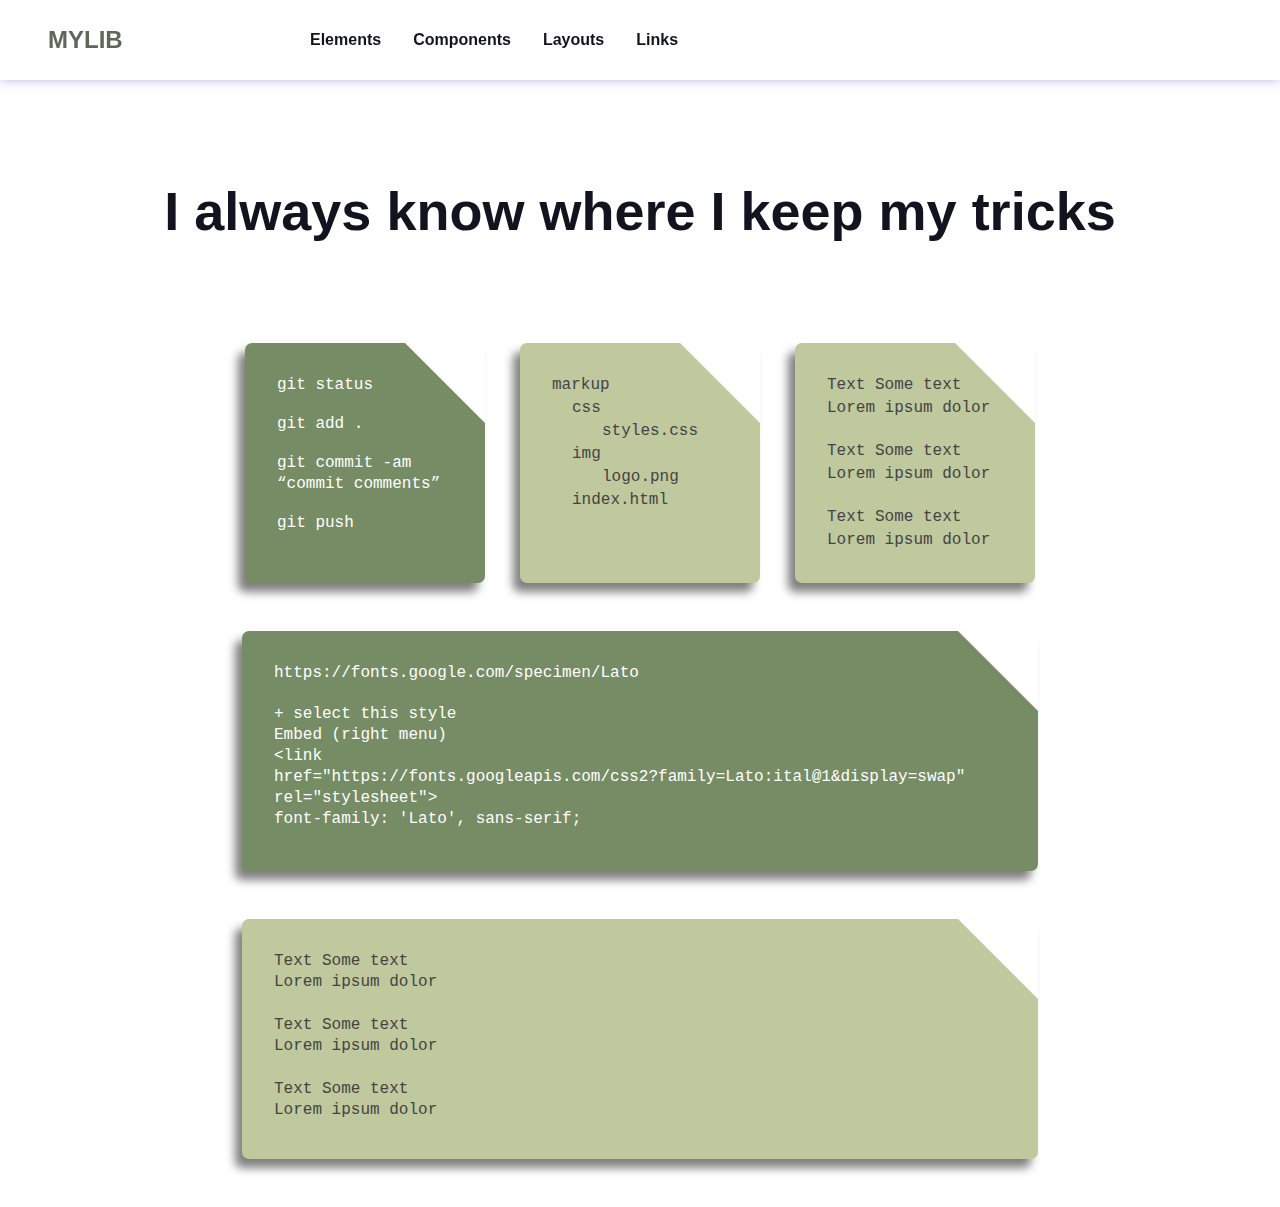
<file: index.html>
<!DOCTYPE html>
<html>
    <head>
        <title>Mylib. Главная страница</title>
        <meta name="viewport" content="width=device-width, initial-scale=1">
        <meta charset="utf-8">
        <link rel="stylesheet" href="css/style.css">
    </head>
    <body>
      <header class="header">
        <a href="index.html" class="logo">MYLIB</a>
        <ul class="nav">
          <li><a href="elements.html">Elements</a></li>
          <li><a href="components.html">Components</a></li>
          <li><a href="layouts.html">Layouts</a></li>
          <li><a href="links.html">Links</a></li>
        </ul>
      </header>
      <main>
             <h1 class="tagline">I always know where I keep my tricks</h1>
        <div class="index-container">
     
          <section class="small-sticks">
          <div class="prime-sticker">
          <div class="info-prime-stiker">
            <span>git status</span>
            <span>git add .</span>
            <span>git commit -am “commit comments”</span>
            <span>git push</span>
          </div>
          </div>
          <div class="sticker">
          <div class="info-sticker">
            <span>markup</span>
            <span class="indent-small">css</span>
            <span  class="indent-medium">styles.css</span>
            <span class="indent-small">img</span>
            <span class="indent-medium">logo.png</span>
            <span class="indent-small">index.html</span>
          </div>
          </div>
          <div class="sticker pad">
          <div class="info-sticker">
            <span>Text Some text</span>
            <span>Lorem ipsum dolor</span>
            <span>Text Some text</span>
            <span>Lorem ipsum dolor</span>
            <span>Text Some text</span>
            <span>Lorem ipsum dolor</span>
          </div>
          </div>
          </section>
        </div>
        <div class="index-container">
        <section class="medium-sticks">
        <div class="prime-sticker-medium">
        <span>https://fonts.google.com/specimen/Lato</span>
        <span>+ select this style</span>
        <span>Embed (right menu)</span>
        <span>&lt;link</span>
        <span>href="https://fonts.googleapis.com/css2?family=Lato:ital@1&display=swap" rel="stylesheet"&gt;</span>
        <span>font-family: 'Lato', sans-serif;</span>
        </div>
        </section>
        </div>
        <div class="index-container">
        <section class="medium-sticks">
        <div class="sticker-medium pad">
          <span>Text Some text</span>
          <span>Lorem ipsum dolor</span>
          <span>Text Some text</span>
          <span>Lorem ipsum dolor</span>
          <span>Text Some text</span>
          <span>Lorem ipsum dolor</span>
        </div>
        </section>
        </div>
      </main>
  </body>
</html>
</file>
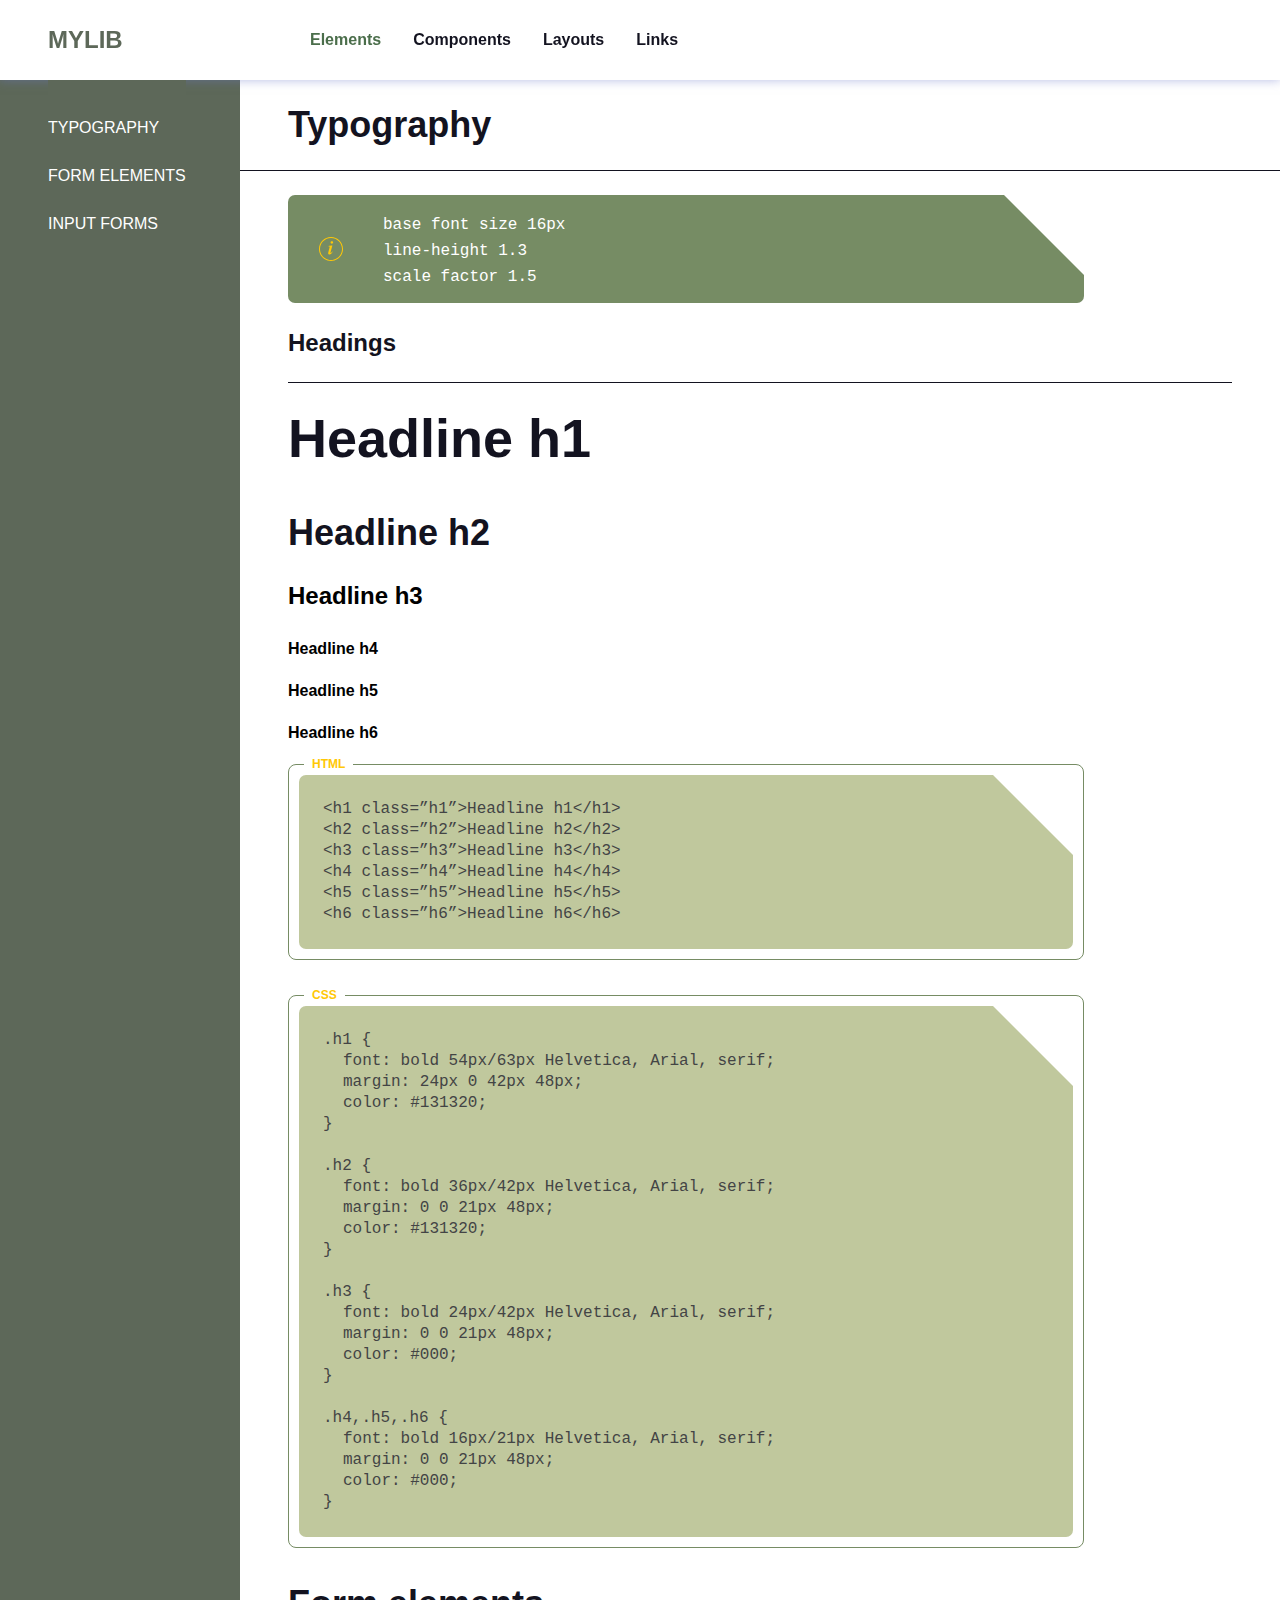
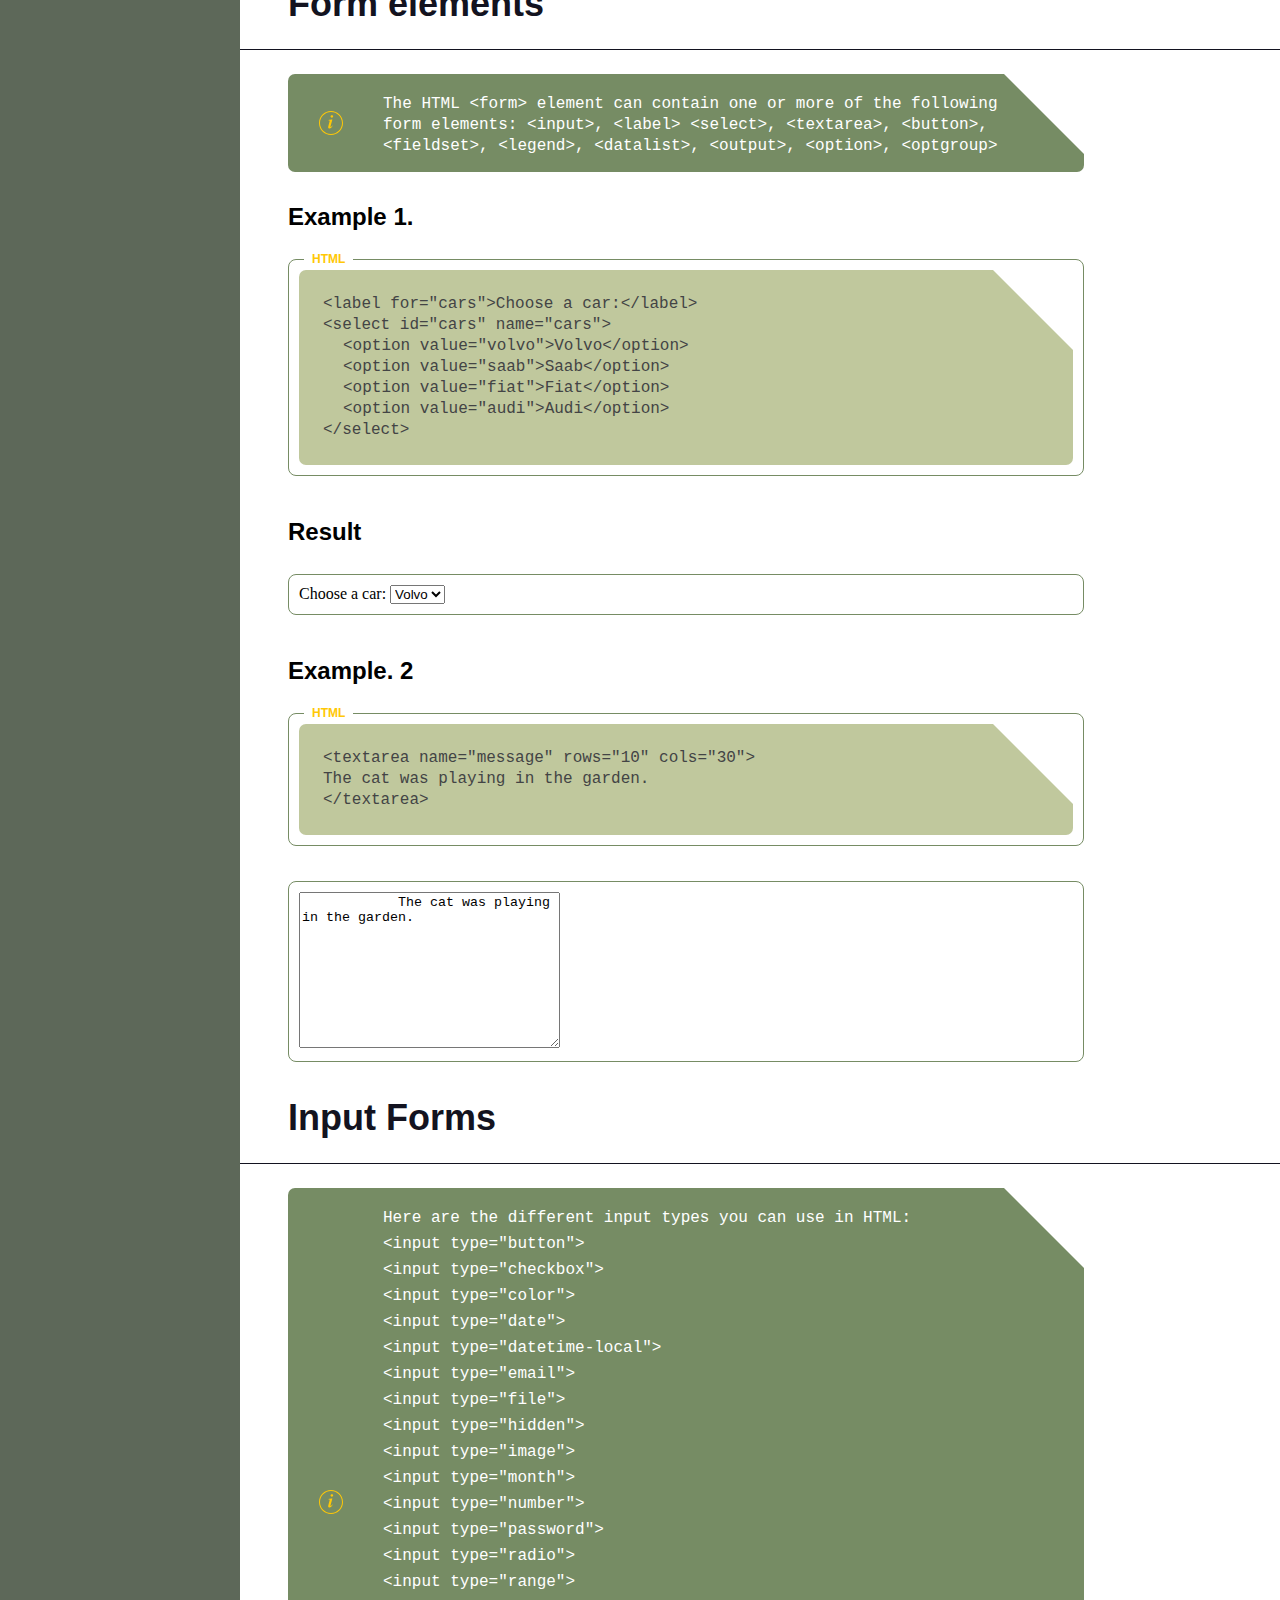
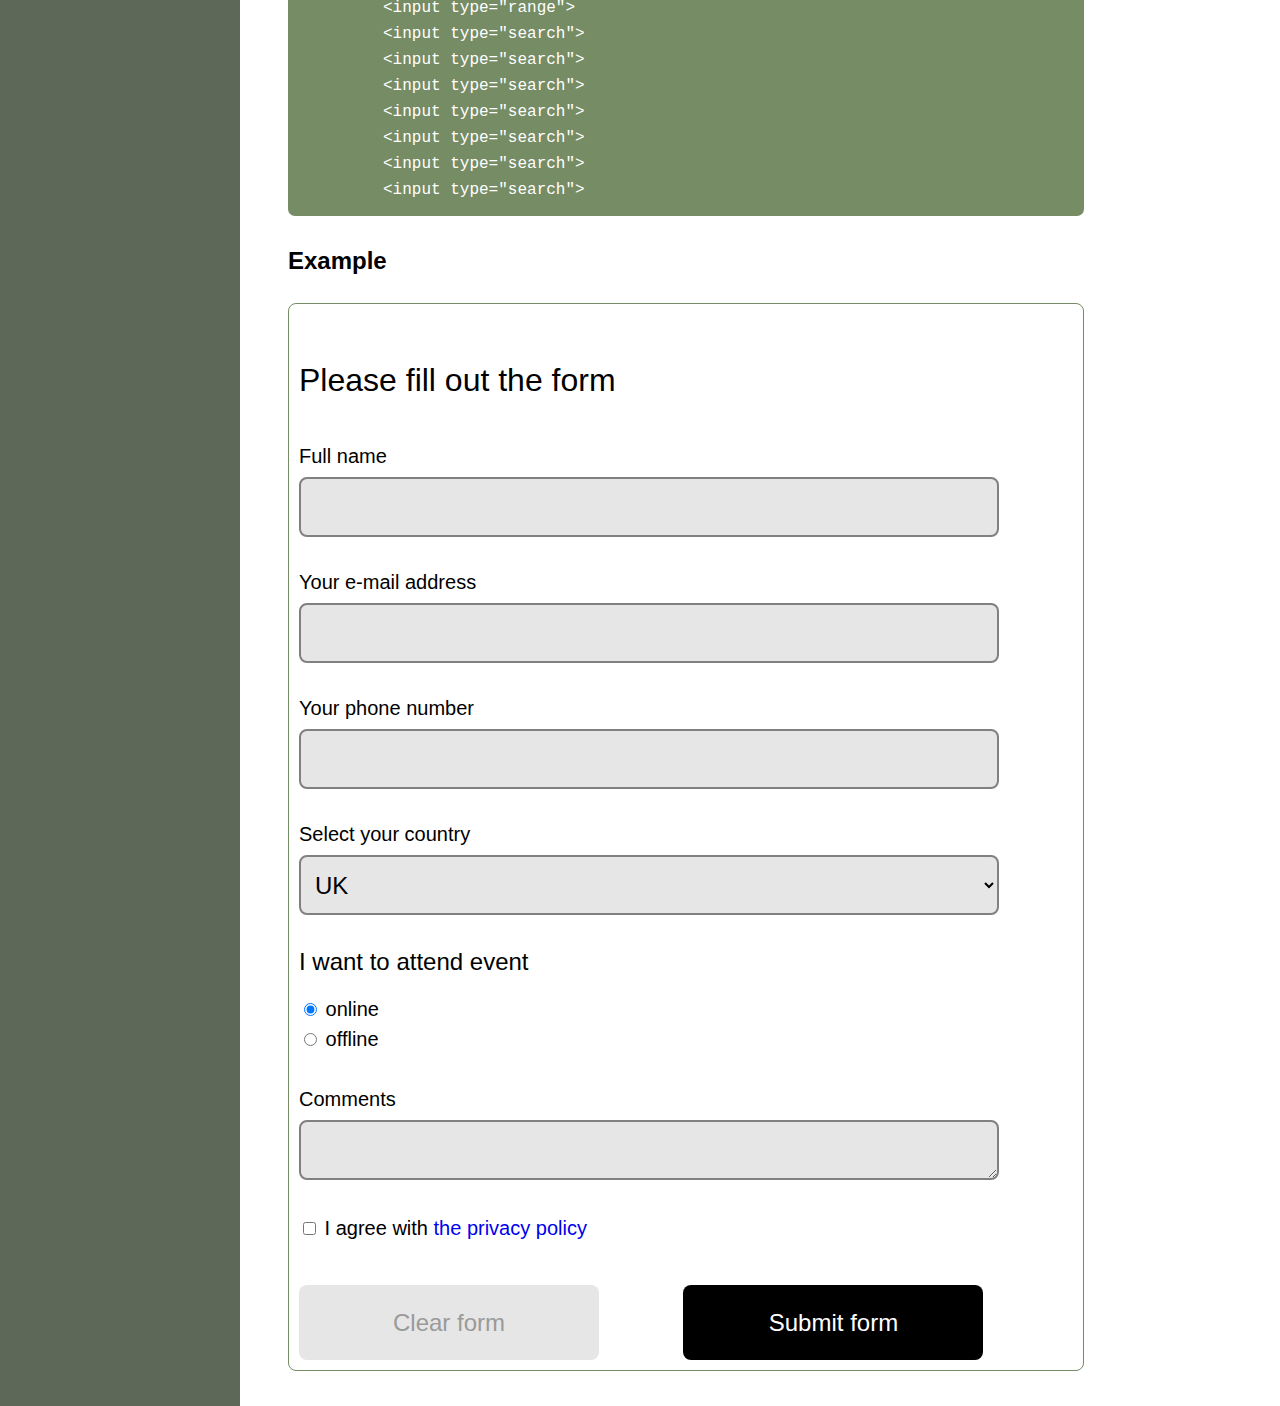
<file: elements.html>
<!DOCTYPE html>
<html>
    <head>
        <title>Mylib. Главная страница</title>
        <meta name="viewport" content="width=device-width, initial-scale=1">
        <meta charset="utf-8">
        <link rel="stylesheet" href="css/style.css">
    </head>
    <body>
    <header class="header">
        <a href="index.html" class="logo">MYLIB</a>
          <ul class="nav">
            <li><a href="elements.html" class="visit-now">Elements</a></li>
            <li><a href="components.html">Components</a></li>
            <li><a href="layouts.html">Layouts</a></li>
              <li><a href="links.html">Links</a></li>
          </ul>
    </header>
  <main class="main">
        <div class="sidebar">
          <div class="sticky-nav">
          <ul class="sidebar-nav">
            <li><a href="#typography">Typography</a></li>
            <li><a href="#form-elements">Form elements</a></li>
            <li><a href="#input-forms">Input forms</a></li>
          </ul>
        </div>
      </div>
        <div class="content">
          <h2 id="typography" class="border-line-bottom">Typography</h2>
          <div class="sticker-extralarge"> 
            <span class="info-stick">base font size 16px</span>
            <span class="info-stick">line-height 1.3</span>
            <span class="info-stick">scale factor 1.5</span>
          </div>
          <h3 class="borderline-bottom">Headings</h3>
          <h1 class="h1">Headline h1</h1>
          <h2 class="h2">Headline h2</h2>
          <h3 class="h3">Headline h3</h3>
          <h4 class="h4">Headline h4</h4>
          <h5 class="h5">Headline h5</h5>
          <h6 class="h6">Headline h6</h6>
          <div class="box">
       	    <span class="box-title">HTML</span>
           	<div class="sticker-large">
       				<span class="info-stick-html">&lt;h1 class=”h1”&gt;Headline h1&lt;/h1&gt;</span>
			        <span class="info-stick-html">&lt;h2 class=”h2”&gt;Headline h2&lt;/h2&gt;</span>
        			<span class="info-stick-html">&lt;h3 class=”h3”&gt;Headline h3&lt;/h3&gt;</span>
        			<span class="info-stick-html">&lt;h4 class=”h4”&gt;Headline h4&lt;/h4&gt;</span>
        			<span class="info-stick-html">&lt;h5 class=”h5”&gt;Headline h5&lt;/h5&gt;</span>
        			<span class="info-stick-html">&lt;h6 class=”h6”&gt;Headline h6&lt;/h6&gt;</span>
            </div>
            </div>
          <div class="box">
       	      <span class="box-title">CSS</span>
        	<div class="sticker-large">
        			<span class="info-stick-html">.h1 {</span>
        			<span class="info-stick-html indent-small">font: bold 54px/63px Helvetica, Arial, serif;</span>
        			<span class="info-stick-html indent-small">margin: 24px 0 42px 48px;</span>
        			<span class="info-stick-html indent-small">color: #131320;</span>
        			<span class="info-stick-html closing-curly-brace">}</span>
        			<span class="info-stick-html">.h2 {</span>
        			<span class="info-stick-html indent-small">font: bold 36px/42px Helvetica, Arial, serif;</span>
        			<span class="info-stick-html indent-small">margin: 0 0 21px 48px;</span>
        			<span class="info-stick-html indent-small">color: #131320;</span>
        			<span class="info-stick-html closing-curly-brace">}</span>
        			<span class="info-stick-html">.h3 {</span>
        			<span class="info-stick-html indent-small">font: bold 24px/42px Helvetica, Arial, serif;</span>
        			<span class="info-stick-html indent-small">margin: 0 0 21px 48px;</span>
        			<span class="info-stick-html indent-small">color: #000;</span>
        			<span class="info-stick-html closing-curly-brace">}</span>
        			<span class="info-stick-html">.h4,.h5,.h6 {</span>
        			<span class="info-stick-html indent-small">font: bold 16px/21px Helvetica, Arial, serif;</span>
        			<span class="info-stick-html indent-small">margin: 0 0 21px 48px;</span>
        			<span class="info-stick-html indent-small">color: #000;</span>
        			<span class="info-stick-html">}</span>
       	  </div>
          </div>
      	<h2 id="form-elements" class="border-line-bottom">Form elements</h2>
        <div class="sticker-extralarge"> 
            <p class="info-stick">The HTML &lt;form> element can contain one or more of the following form elements: &lt;input>, &lt;label>
            &lt;select>, &lt;textarea>, &lt;button>, &lt;fieldset>, &lt;legend>, &lt;datalist>, &lt;output>, &lt;option>, &lt;optgroup></p>
        </div>
        <h3 class="h3">Example 1.</h3>
        <div class="box">
             <span class="box-title">HTML</span>
        <div class="sticker-large">
             <span class="info-stick-html">&lt;label for="cars">Choose a car:&lt;/label></span>
             <span class="info-stick-html">&lt;select id="cars" name="cars"></span>
             <span class="info-stick-html indent-small">&lt;option value="volvo">Volvo&lt;/option></span>
             <span class="info-stick-html indent-small">&lt;option value="saab">Saab&lt;/option></span>
             <span class="info-stick-html indent-small">&lt;option value="fiat">Fiat&lt;/option></span>
             <span class="info-stick-html indent-small">&lt;option value="audi">Audi&lt;/option></span>
             <span class="info-stick-html">&lt;/select></span>
        </div>
        </div>
        <h3 class="h3">Result</h3>
        <div class="box">
            <label for="cars">Choose a car:</label>
            <select id="cars" name="cars">
                <option value="volvo">Volvo</option>
                <option value="saab">Saab</option>
                <option value="fiat">Fiat</option>
                <option value="audi">Audi</option>
            </select>
       </div>
        <h3 class="h3">Example. 2</h3>
        <div class="box">
            <span class="box-title">HTML</span>
        <div class="sticker-large">
            <span class="info-stick-html">&lt;textarea name="message" rows="10" cols="30"></span>
            <span>The cat was playing in the garden.</span>
            <span class="info-stick-html">&lt;/textarea></span>
        </div>
        </div>
        <div class="box">
            <textarea name="message" rows="10" cols="30">
            The cat was playing in the garden.
            </textarea>
        </div>
        <h2 id="input-forms" class="border-line-bottom">Input Forms</h2>
        <div class="sticker-extralarge"> 
            <span class="info-stick">Here are the different input types you can use in HTML: </span>
            <ul>
              <li class="info-stick">&lt;input type="button"></li>
              <li class="info-stick"> &lt;input type="checkbox"></li>
              <li class="info-stick">&lt;input type="color"></li>
              <li class="info-stick">&lt;input type="date"></li>
              <li class="info-stick">&lt;input type="datetime-local"></li>
              <li class="info-stick">&lt;input type="email"></li>
              <li class="info-stick">&lt;input type="file"></li>
              <li class="info-stick">&lt;input type="hidden"></li>
              <li class="info-stick">&lt;input type="image"></li>
              <li class="info-stick">&lt;input type="month"></li>
              <li class="info-stick">&lt;input type="number"></li>
              <li class="info-stick">&lt;input type="password"></li>
              <li class="info-stick">&lt;input type="radio"></li>
              <li class="info-stick">&lt;input type="range"></li>
              <li class="info-stick">&lt;input type="range"></li>
              <li class="info-stick">&lt;input type="search"></li>
              <li class="info-stick">&lt;input type="search"></li>
              <li class="info-stick">&lt;input type="search"></li>
              <li class="info-stick">&lt;input type="search"></li>
              <li class="info-stick">&lt;input type="search"></li>
              <li class="info-stick">&lt;input type="search"></li>
              <li class="info-stick">&lt;input type="search"></li>
            </ul>
        </div>
              <h3 class="h3">Example</h3>
 <div class="box">
               <form action="#" method="get" class="commonform">
          <h1 class="title">Please fill out the form</h1>
          <label class="label">Full name</label>
          <input type="text" class="field">
      <label class="label">Your e-mail address</label>
      <input type="email" class="field">
      <label class="label">Your phone number</label>
      <input type="tel" class="field">
      <label for="country" class="label">Select your country</label>
      <select class="field">
        <option value="UK" selected>UK</option>
        <option value="USA">USA</option>
      <option value="Ukraine">Ukraine</option>
      </select>
      <label class="method label">I want to attend event</label>
      <div class="subbuttonhigh">
      <input type="radio" name="study" id="online" checked>
        <label for="online">online</label>
        </div>
        <div class="subbuttonmid">
        <input type="radio" name="study" id="offline">
        <label for="offline">offline</label>
        </div>
        <label class="label">Comments</label>
        <textarea class="field textarea"></textarea>
        <div class="subbuttonlow">
        <input type="checkbox" id="policy">
        <label for="policy">I agree with <a href="#" class="link">the privacy policy</a></label>
        </div>
        <input type="reset" value="Clear form" class="clearbut button">
        <input type="submit" value="Submit form" class="submitbut button">
          </form>
     </div>
   </div>
   </main> 
  </body>

</html>
</file>
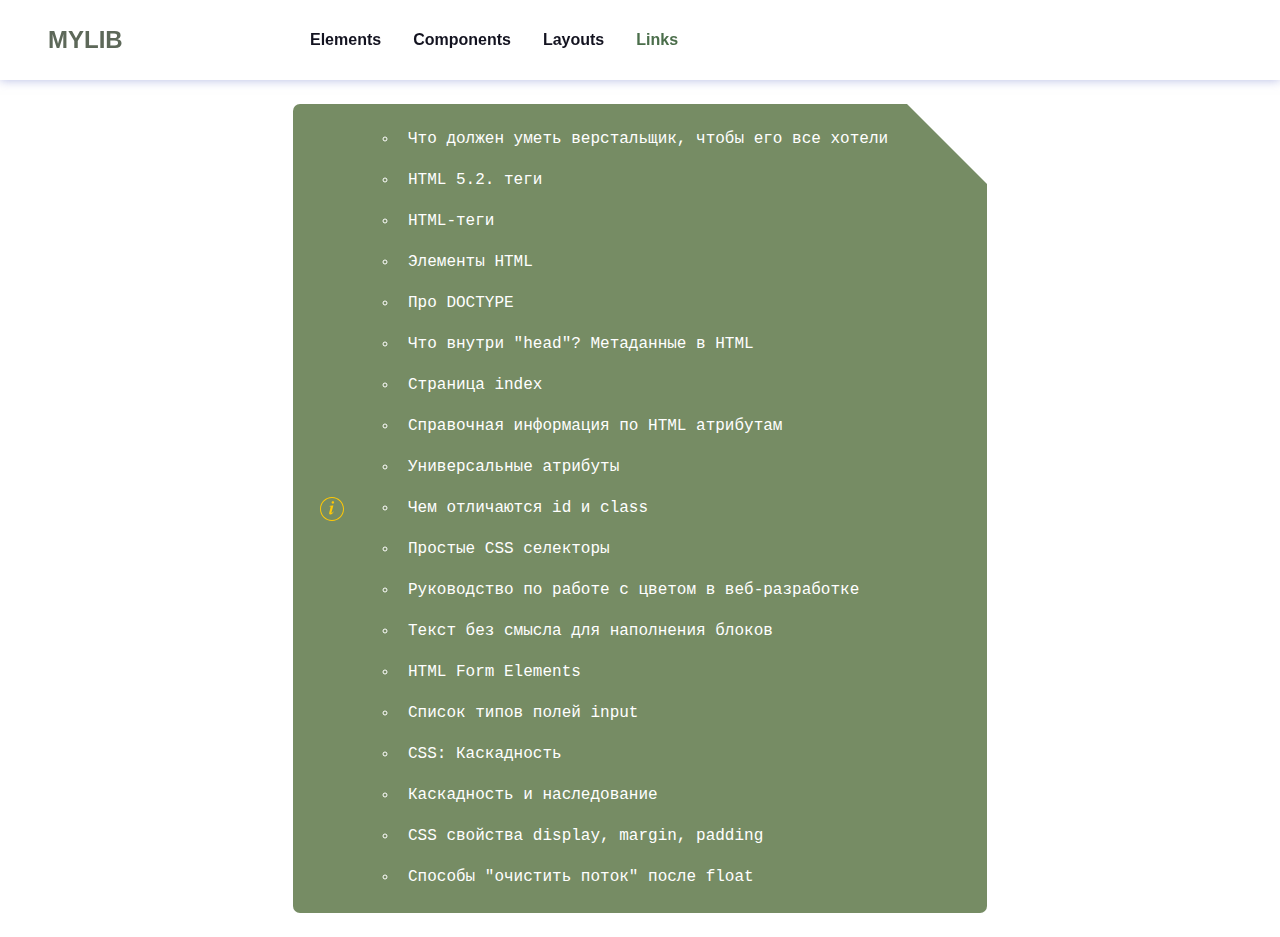
<file: links.html>
<!DOCTYPE html>
<html>
    <head>
        <title>Mylib. Главная страница</title>
        <meta name="viewport" content="width=device-width, initial-scale=1">
        <meta charset="utf-8">
        <link rel="stylesheet" href="css/style.css">
    </head>
    <body>
      <header class="header">
        <a href="index.html" class="logo">MYLIB</a>
        <ul class="nav">
          <li><a href="elements.html">Elements</a></li>
          <li><a href="components.html">Components</a></li>
          <li><a href="layouts.html">Layouts</a></li>
          <li><a href="links.html" class="visit-now">Links</a></li>
        </ul>
      </header>
      <main>
<div class="index-container">
          <div class="sticker-extralarge">
            <ul class="link-list">
              <li><a href="https://habr.com/ru/post/505150/">​​Что должен уметь верстальщик, чтобы его все хотели</a></li>
              <li><a href="https://html5book.ru/examples/html-tags.html">​​HTML 5.2. теги</a></li>
              <li><a href="https://html5book.ru/html-tags/">​​HTML-теги</a></li>
              <li><a href="https://developer.mozilla.org/ru/docs/Web/HTML/Element">​​Элементы HTML</a></li>
              <li><a href="https://htmlacademy.ru/blog/boost/frontend/doctype">​​Про DOCTYPE</a></li>
              <li><a href="https://developer.mozilla.org/ru/docs/Learn/HTML/Introduction_to_HTML/The_head_metadata_in_HTML">​​Что внутри "head"? Метаданные в HTML</a></li>
              <li><a href="http://htmlboss.ru/beginner-lessons/lesson12">​​Страница index</a></li>
              <li><a href="https://developer.mozilla.org/ru/docs/Web/HTML/Attributes">​​Справочная информация по HTML атрибутам</a></li>
              <li><a href="http://htmlbook.ru/html/attr/common">​​Универсальные атрибуты</a></li>
              <li><a href="https://softwaremaniacs.org/blog/2006/01/22/id-class-difference/">​​Чем отличаются id и class</a></li>
              <li><a href="http://html-plus.in.ua/css-selectors-simple-selectors/">​​Простые CSS селекторы</a></li>
              <li><a href="https://tproger.ru/translations/nerds-guide-color-web-1/">​​Руководство по работе с цветом в веб-разработке</a></li>
              <li><a href="https://www.lipsum.com/">​​Текст без смысла для наполнения блоков</a></li>
              <li><a href="https://www.w3schools.com/html/html_form_elements.asp">​​HTML Form Elements</a></li>
              <li><a href="https://meliorem.ru/frontend/html/spisok-tipov-polej-input/">​​Список типов полей input</a></li>
              <li><a href="https://puzzleweb.ru/css/18_inherit_cascade3.php">​​CSS: Каскадность</a></li>
              <li><a href="https://developer.mozilla.org/ru/docs/conflicting/Learn/CSS/Building_blocks/Cascade_and_inheritance">​​Каскадность и наследование</a></li>
              <li><a href="https://webref.ru/layout/learn-html-css/box-model">​​CSS свойства display, margin, padding</a></li>
              <li><a href="https://css-tricks.com/snippets/css/clear-fix/">​​Способы "очистить поток" после float</a></li>   
              </ul>       
            </div>
         </div>
      </main>
  </body>
</html>
</file>
<file: css/style.css>
/* http://meyerweb.com/eric/tools/css/reset/
   v2.0 | 20110126
   License: none (public domain) */

html, body, div, span, applet, object, iframe,
h1, h2, h3, h4, h5, h6, p, blockquote, pre,
a, abbr, acronym, address, big, cite, code,
del, dfn, em, img, ins, kbd, q, s, samp,
small, strike, strong, sub, sup, tt, var,
b, u, i, center,
dl, dt, dd, ol, ul, li,
fieldset, form, label, legend,
table, caption, tbody, tfoot, thead, tr, th, td,
article, aside, canvas, details, embed,
figure, figcaption, footer, header, hgroup,
menu, nav, output, ruby, section, summary,
time, mark, audio, video {
	margin: 0;
	padding: 0;
	border: 0;
	font-size: 100%;
	font: inherit;
	vertical-align: baseline;
}
/* HTML5 display-role reset for older browsers */
article, aside, details, figcaption, figure,
footer, header, hgroup, menu, nav, section {
	display: block;
}
body {
	line-height: 1;
}
ol, ul {
	list-style: none;
}
blockquote, q {
	quotes: none;
}
blockquote:before, blockquote:after,
q:before, q:after {
	content: '';
	content: none;
}
table {
	border-collapse: collapse;
	border-spacing: 0;
}
*,
*:before,
*:after {
 box-sizing: border-box;
 text-decoration: none;
}

body {
	background: #fff;
	min-width: 1280px;

}
.index-container {
	display: flex;
	flex-wrap: wrap;
	justify-content: center;
  width: 790px;
	margin: 0 auto;
}

.prime-sticker, .prime-sticker-medium, .sticker-extralarge {
    background: #768C64;
    color: #fff;
    font: 16px/21px Courier, Arial, serif;
    border-top-left-radius: 7px;
    border-bottom-right-radius: 7px;
    border-bottom-left-radius: 7px;
    position: relative;
}

.prime-sticker, .sticker, .prime-sticker-medium, .sticker-medium {
 box-shadow: -7px 9px 10px rgba(0,0,0,0.5);
}

.sticker, .sticker-medium, .sticker-large, .sticker-large-css {
    background: #C0C89D;
    color: #434445;
    font: 16px/21px Courier, Arial, serif;
    border-top-left-radius: 7px;
    border-bottom-right-radius: 7px;
    border-bottom-left-radius: 7px; 
    position: relative;
}
.sticker, .prime-sticker {
    height: 240px;
    width: 240px;
}

.prime-sticker span  {
	padding: 9px 5px 9px 0;
}

.prime-sticker span  {
  margin-left: 32px;
}

.prime-sticker span:first-of-type {
  padding-top: 32px;

}
.info-prime-sticker, .info-sticker, .prime-sticker-medium, .sticker-medium {
	padding: 32px;

}
.prime-sticker:before {
    content: '';
    position: absolute;
    top: 0; right: 0;
    border-top: 80px solid #fff;
    border-left: 80px solid #768C64;
    width: 0;
}

.sticker:before {
    content: '';
    position: absolute;
    top: 0; right: 0;
    border-top: 80px solid #fff;
    border-left: 80px solid #C0C89D;
    width: 0;
}

.sticker span {
	padding-bottom:2px;
	position: relative;
}

.indent-small {
	padding-left: 20px;
}

.indent-medium {
	padding-left: 50px;
}

.pad span:nth-of-type(2n) {
	padding-bottom: 22px;
}

.pad span:last-of-type {
	padding-bottom: 0px;
}
.small-sticks {
	display: flex;
	justify-content: space-between;
	margin: 0 auto;
	flex-basis: 790px;
}

.sticker-medium, .prime-sticker-medium {
    height: 240px;
    width: 796px;
}

.prime-sticker-medium:before {
    content: '';
    position: absolute;
    top: 0; right: 0;
    border-top: 80px solid #fff;
    border-left: 80px solid #768C64;
    width: 0;
}

.prime-sticker-medium span, .sticker-medium span, .sticker-large span, .prime-sticker span, .sticker span {
	display: block;
	z-index:1;
}

.sticker-extralarge a {
  display: block;
  color: #fff;
  padding: 10px;
}

.sticker-extralarge a:hover {
   color: #000;
   text-decoration: underline;
}

ul.link-list {
list-style-type: circle;
padding-left:  90px;
}

.prime-sticker-medium span:first-of-type {
	padding-bottom: 20px;

}

.sticker-medium:before {
    content: '';
    position: absolute;
    top: 0; right: 0;
    border-top: 80px solid #fff;
    border-left: 80px solid #C0C89D;
    width: 0;
}

section {
	padding: 0 0 48px 0;
}

.header {
	padding: 24px 48px;
	background-color: #fff;
	display: flex;
	justify-content: space-between;
	align-items: center;
	box-shadow: 0 0 10px rgba(106,117,202,0.5);
}

.header a:hover {
	text-decoration: underline;
}

a.logo {
	font: bold 24px/32px Helvetica, Arial, sans-serif;
	min-width: 230px;
	color: #5D6859;
}

.nav a {
	color: #131320;
	font: bold 16px/32px Helvetica, Arial, sans-serif;
	margin-left: 32px;
}

.nav {
	display: flex;
	flex-grow: 1;
	justify-content: flex-start;
}

.tagline {
	color: #131320;
	font: bold 54px/63px Helvetica, Arial, sans-serif;
	text-align: center;
	padding: 100px 20px;
}

header {
	position: sticky;
	z-index: 2;
	top: 0;
}

.main {
  display: flex;
  min-height: 100vh;
 }

.sidebar {
  flex: 0 0 240px;
  background: #5D6859;
  padding: 32px 30px 0 48px;

}

.content {
  flex-grow: 1;
}

a.visit-now  {
	color: #4b6e4b;
}

.sidebar a {
	color: #fff;
	text-transform: uppercase;
}

.sidebar a:hover:before {
	content: '• ';
}

.sidebar-nav li {
	font: 16px/32px Helvetica, Arial, sans-serif;
	padding-bottom: 16px;
}

.border-line-bottom {
  border-bottom: 1px solid #131320;
}

.content .border-line-bottom  {
  	font: bold 36px/42px Helvetica, Arial, sans-serif;
  	color: #131320;
  	/*padding: 24px 48px;*/ /*убрал отсюда т.к. не выходило нормально выровнять якорь*/
}
 
.sticker-extralarge {
	height: auto;
    width: 796px;
    background: #768C64 left 4% top 50% no-repeat url("../img/info.svg");
    position: relative;
    margin: 24px 48px;
    padding: 15px;
}

.sticker-extralarge:before {
    content: '';
    position: absolute;
    top: 0; right: 0;
    border-top: 80px solid #fff;
    border-left: 80px solid #768C64;
    width: 0;
}

.info-stick {
	display: block;
	padding: 5px 60px 0 80px;
}

.content .borderline-bottom {
  	border-bottom: 1px solid #131320;
  	font: bold 24px/32px Helvetica, Arial, sans-serif;
  	color: #131320;
  	padding: 0 0 23px 0;
  	margin: 0 48px 0 48px;
}

.h1 {
	font: bold 54px/63px Helvetica, Arial, serif;
	margin: 24px 48px 42px 48px;
	color: #131320;
}

.h2 {
	font: bold 36px/42px Helvetica, Arial, serif;
	margin: 0 48px 21px 48px;
	color: #131320;
}

.h3 {
	font: bold 24px/42px Helvetica, Arial, serif;
	margin: 0 48px 21px 48px;
  	color: #000;
}

.h4,.h5,.h6 {
	font: bold 16px/21px Helvetica, Arial, serif;
	margin: 0 48px 21px 48px;
  color: #000;
}

.box {
  height: auto;
  width: 796px;
  margin: 0 48px 35px 48px; 
  border-radius: 8px;
  border: solid 1px #768C64;
  position: relative;
  padding: 10px;
}

.box-title {
  font: bold 12px/21px Helvetica, Arial, serif;
  color: #ffc806;
  background: #fff;
  padding: 11px 8px 9px 8px;
  position: absolute;
  left: 15px;
  top: -22px;
}

.sticker-large {
  	height: auto;
    width: auto;
    padding: 24px;
}

.sticker-large:before {
    content: '';
    position: absolute;
    top: 0; right: 0;
    border-top: 80px solid #fff;
    border-left: 80px solid  #C0C89D;
    width: 0;
}

.info-stick-html span:first-of-type {
  padding-top: 48px;
}

/* начало шеврон-меню */
.chevron-nav {
  padding: 28px 48px;
  max-width: 896px;
}
.chevron-nav-list {
  background: linear-gradient(90deg, #000000 0%, rgba(0, 0, 0, 0) 127.92%);
  text-align: right;
  list-style: none; 
  padding: 2px 10px;
}

.chevron-nav-item a {
  display: inline-block;
  text-decoration: none;
  color: #000;
  padding: 30px 25px 29px;
  background: #fff;
  position: relative;
  text-transform: uppercase;
  font: 32px/37px Helvetica, Arial, sans-serif;
}

.chevron-nav-list li {
  display: inline-block;
  margin: 0 25px;
}

.chevron-nav-item a:before {
  content: "";
  height: 0px;
  width: 0px;
  border-width: 48px 0 48px 25px;
  border-style: solid;
  border-color: #fff transparent #fff transparent;
  position: absolute;
  left: -25px;
  top: 0;
}

.chevron-nav-item a:after {
  content: "";
  height: 0;
  width: 0;
  border-style: solid;
  border-width: 48px 0 48px 25px;
  border-color: transparent transparent transparent #fff;
  position: absolute;
  right: -25px;
  top: 0;
}

.chevron-nav-item a:hover {
  background: rgba(255, 255, 255, .7);
}

.chevron-nav-item a:hover:before {
  border-color: rgba(255, 255, 255, .7) transparent rgba(255, 255, 255, .7) transparent;
}

.chevron-nav-item a:hover:after {
  border-color: transparent transparent transparent rgba(255, 255, 255, .7);
}
/*конец шеврон меню */

.images {
	margin-left: 48px;
	margin-bottom: 20px;
	border: 1px solid #768C64;
	border-radius: 8px;
	display: block;
}
/* начало элемента форм*/ 
.commonform {
  color: #000;
  font-family: Arial;
  font-weight: 400;
}

.title {
  font-size: 32px;
  margin: 50px 0;
  font-weight: 400;
}

.label {
  font-size: 20px;
  display: block;
  font-weight: 400;
}

.method {
  font-size: 24px;
  font-weight: 400;
  margin-bottom: 25px;
}

.field {
  width: 700px;
  height: 60px;
  border-radius: 8px;
  background-color: #e6e6e6;
  border: 2px solid #808080;
  padding: 0 10px;
  font-size: 24px;
  margin: 11px 0 35px;
}

.subbuttonhigh {
  font-size: 20px;
  margin-bottom: 10px;
}

.subbuttonmid {
  font-size: 20px;
  margin-bottom: 40px;
}

.subbuttonlow {
  font-size: 20px;
  margin-bottom: 47px;
}

.button {
  width: 300px;
  height: 75px;
  font-size: 24px;
}
.submitbut {
  color: #fff;
  background: #000;
  border-radius: 8px;
  border: 0px solid;
}
.clearbut {
  color: #9a9a9a;
  background: #e6e6e6;
  border-radius: 8px;
  border: 0px solid;
  margin-right: 80px;
}
/* конец элементов форм*/

.sticky-nav {
  position: fixed;
  top: 80px;
  left: 48px;
  padding-top: 32px;
  background: #5D6859;
  z-index: 5;
}
/* чтобы заголовок не прятался за header при нажатии на якорь*/
h2.border-line-bottom:before { 
  display: block; 
  content: " "; 
  margin-top: -104px; 
  height: 104px; 
  visibility: hidden; 
  pointer-events: none;
}

h2.border-line-bottom {
  padding-left: 48px;
  margin-top: 24px;
  padding-bottom: 24px;
}

.closing-curly-brace {
	padding-bottom: 21px;
}
</file>
